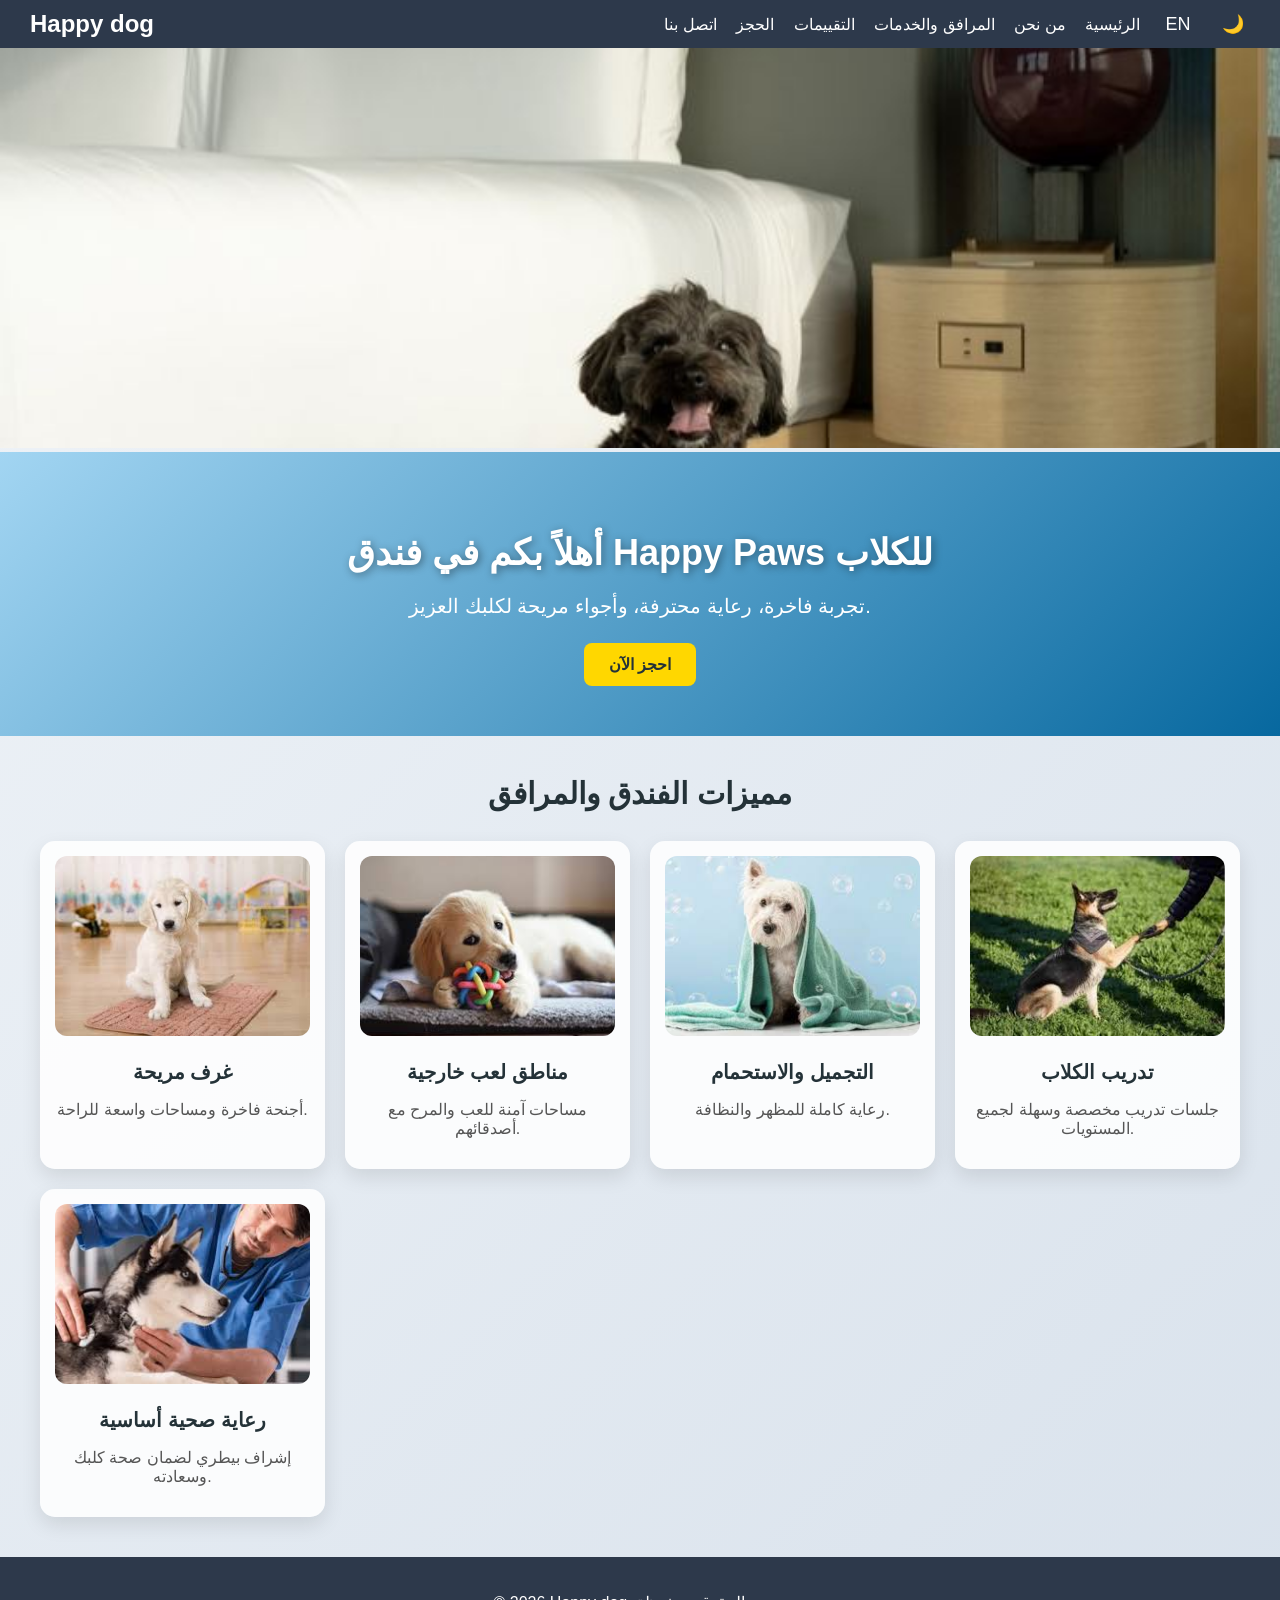
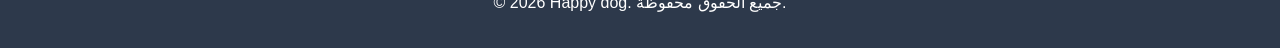
<file: index.html>
<!DOCTYPE html>
<html lang="ar">
<head>
<meta charset="UTF-8">
<meta name="viewport" content="width=device-width, initial-scale=1.0">
<title>فندقHappy dog  </title>
<style>
/* ---- عام ---- */
body {
  font-family: 'Arial', sans-serif;
  margin: 0;
  padding: 0;
  background: linear-gradient(135deg, #f0f4f8, #d9e2ec);
  color: #243238;
  transition: background 0.5s, color 0.5s;
}

header {
  display: flex;
  justify-content: space-between;
  align-items: center;
  background-color: #2d394b;
  padding: 10px 30px;
  color: #fff;
}

header .logo { font-weight: bold; font-size: 24px; }
header nav a {
  margin-left: 15px;
  color: #fff;
  text-decoration: none;
  font-weight: 500;
  transition: color 0.3s;
}
header nav a:hover { color: #ffd700; }
header nav button {
  margin-left: 15px;
  cursor: pointer;
  border: none;
  background: none;
  color: #fff;
  font-size: 18px;
}

/* ---- Top Image ---- */
.top-image {
  width: 100%;
  overflow: hidden;
}
.top-image img {
  width: 100%;
  max-height: 400px;
  object-fit: cover;
  transition: transform 0.5s;
}
.top-image img:hover {
  transform: scale(1.05);
}

/* ---- Hero Section ---- */
.hero {
  display: flex;
  flex-wrap: wrap;
  justify-content: center;
  align-items: center;
  padding: 50px 20px;
  background: linear-gradient(135deg, #a2d5f2, #07689f);
  color: #fff;
  text-align: center;
}

.hero-content {
  flex: 1 1 400px;
  max-width: 600px;
}

.hero-content h1 {
  font-size: 36px;
  margin-bottom: 20px;
  text-shadow: 2px 2px 8px rgba(0,0,0,0.4);
}

.hero-content p {
  font-size: 20px;
  margin-bottom: 25px;
}

.btn {
  display: inline-block;
  padding: 12px 25px;
  background: #ffd700;
  color: #243238;
  font-weight: bold;
  text-decoration: none;
  border-radius: 8px;
  transition: transform 0.3s, box-shadow 0.3s;
}
.btn:hover {
  transform: scale(1.1);
  box-shadow: 0 8px 20px rgba(0,0,0,0.3);
}

/* ---- Features Section ---- */
.features {
  max-width: 1200px;
  margin: 40px auto;
  padding: 0 20px;
  text-align: center;
}
.features h2 {
  font-size: 30px;
  margin-bottom: 30px;
}
.cards {
  display: grid;
  grid-template-columns: repeat(auto-fit, minmax(250px, 1fr));
  gap: 20px;
}
.card {
  background: #ffffffdd;
  border-radius: 15px;
  padding: 15px;
  box-shadow: 0 8px 20px rgba(0,0,0,0.1);
  transition: transform 0.5s, box-shadow 0.5s;
  transform-style: preserve-3d;
}
.card img {
  width: 100%;
  height: 180px;
  object-fit: cover;
  border-radius: 12px;
  margin-bottom: 10px;
  transition: transform 0.5s;
}
.card:hover {
  transform: rotateY(5deg) rotateX(3deg) scale(1.05);
  box-shadow: 0 15px 30px rgba(0,0,0,0.2);
}
.card:hover img {
  transform: scale(1.1);
}
.card h3 { margin: 10px 0 5px 0; font-size: 20px; }
.card p { font-size: 16px; color: #555; }

/* ---- Footer ---- */
footer {
  text-align: center;
  padding: 20px;
  background: #2d394b;
  color: #fff;
  margin-top: 40px;
}

/* ---- Dark Mode ---- */
body.night { background: #1c1c1c; color: #eee; }
body.night .card { background: #333; color: #eee; }
body.night header { background-color: #111; }
body.night .btn { background: #ffd700; color: #111; }
</style>
</head>
<body>

<header>
  <div class="logo">Happy dog</div>
  <nav>
    <a href="index.html">الرئيسية</a>
    <a href="about.html">من نحن</a>
    <a href="facilities.html">المرافق والخدمات</a>
    <a href="reviews.html">التقييمات</a>
    <a href="booking.html">الحجز</a>
    <a href="contact.html">اتصل بنا</a>
    <button id="lang-toggle">EN</button>
    <button id="mode-toggle">🌙</button>
  </nav>
</header>

<!-- صورة أعلى الصفحة -->
<section class="top-image">
  <img src="image/hh.jpg" alt="Happy dog">
</section>

<!-- Hero Section -->
<section class="hero">
  <div class="hero-content">
    <h1 data-i18n="hero_title">أهلاً بكم في فندق Happy Paws للكلاب</h1>
    <p data-i18n="hero_desc">تجربة فاخرة، رعاية محترفة، وأجواء مريحة لكلبك العزيز.</p>
    <a href="booking.html" class="btn" data-i18n="hero_btn">احجز الآن</a>
  </div>
</section>

<!-- Features / المرافق -->
<section class="features">
  <h2 data-i18n="features_title">مميزات الفندق والمرافق</h2>
  <div class="cards">
    <div class="card">
      <img src="image/room.jpg" alt="غرف مريحة">
      <h3 data-i18n="feature1_title">غرف مريحة</h3>
      <p data-i18n="feature1_desc">أجنحة فاخرة ومساحات واسعة للراحة.</p>
    </div>
    <div class="card">
      <img src="image/playd.jpg" alt="مناطق لعب">
      <h3 data-i18n="feature2_title">مناطق لعب خارجية</h3>
      <p data-i18n="feature2_desc">مساحات آمنة للعب والمرح مع أصدقائهم.</p>
    </div>
    <div class="card">
      <img src="image/dosh.jpg" alt="تصفيف الشعر">
      <h3 data-i18n="feature3_title">التجميل والاستحمام</h3>
      <p data-i18n="feature3_desc">رعاية كاملة للمظهر والنظافة.</p>
    </div>
    <div class="card">
      <img src="image/tt.jpg" alt="تدريب">
      <h3 data-i18n="feature4_title">تدريب الكلاب</h3>
      <p data-i18n="feature4_desc">جلسات تدريب مخصصة وسهلة لجميع المستويات.</p>
    </div>
    <div class="card">
      <img src="image/vut.jpg" alt="رعاية صحية">
      <h3 data-i18n="feature5_title">رعاية صحية أساسية</h3>
      <p data-i18n="feature5_desc">إشراف بيطري لضمان صحة كلبك وسعادته.</p>
    </div>
  </div>
</section>

<footer>
  <p>&copy; 2026 Happy dog. جميع الحقوق محفوظة.</p>
</footer>

<script>
// Day/Night Mode
const modeBtn = document.getElementById('mode-toggle');
modeBtn.addEventListener('click', () => {
  document.body.classList.toggle('night');
  modeBtn.textContent = document.body.classList.contains('night') ? '☀️' : '🌙';
});

// ترجمة ديناميكية
const translations = {
  en: {
    hero_title: "Welcome to Happy Dog Hotel",
    hero_desc: "Luxury experience, professional care, and a comfy environment for your beloved dog.",
    hero_btn: "Book Now",
    features_title: "Hotel Features & Facilities",
    feature1_title: "Cozy Rooms",
    feature1_desc: "Luxury suites and spacious comfort for your dogs.",
    feature2_title: "Play Areas",
    feature2_desc: "Safe outdoor spaces for fun and socialization.",
    feature3_title: "Grooming & Bathing",
    feature3_desc: "Full care for appearance and hygiene.",
    feature4_title: "Dog Training",
    feature4_desc: "Custom training sessions suitable for all levels.",
    feature5_title: "Basic Healthcare",
    feature5_desc: "Veterinary supervision to ensure your dog's health and happiness."
  },
  ar: {
    hero_title: "أهلاً بكم في فندق Happy dog للكلاب",
    hero_desc: "تجربة فاخرة، رعاية محترفة، وأجواء مريحة لكلبك العزيز.",
    hero_btn: "احجز الآن",
    features_title: "مميزات الفندق والمرافق",
    feature1_title: "غرف مريحة",
    feature1_desc: "أجنحة فاخرة ومساحات واسعة للراحة.",
    feature2_title: "مناطق لعب خارجية",
    feature2_desc: "مساحات آمنة للعب والمرح مع أصدقائهم.",
    feature3_title: "التجميل والاستحمام",
    feature3_desc: "رعاية كاملة للمظهر والنظافة.",
    feature4_title: "تدريب الكلاب",
    feature4_desc: "جلسات تدريب مخصصة وسهلة لجميع المستويات.",
    feature5_title: "رعاية صحية أساسية",
    feature5_desc: "إشراف بيطري لضمان صحة كلبك وسعادته."
  }
};

let currentLang = 'ar';
document.getElementById('lang-toggle').addEventListener('click', () => {
  currentLang = currentLang === 'ar' ? 'en' : 'ar';
  document.querySelectorAll('[data-i18n]').forEach(el => {
    const key = el.getAttribute('data-i18n');
    el.innerText = translations[currentLang][key];
  });
});
</script>

</body>
</html>
</file>
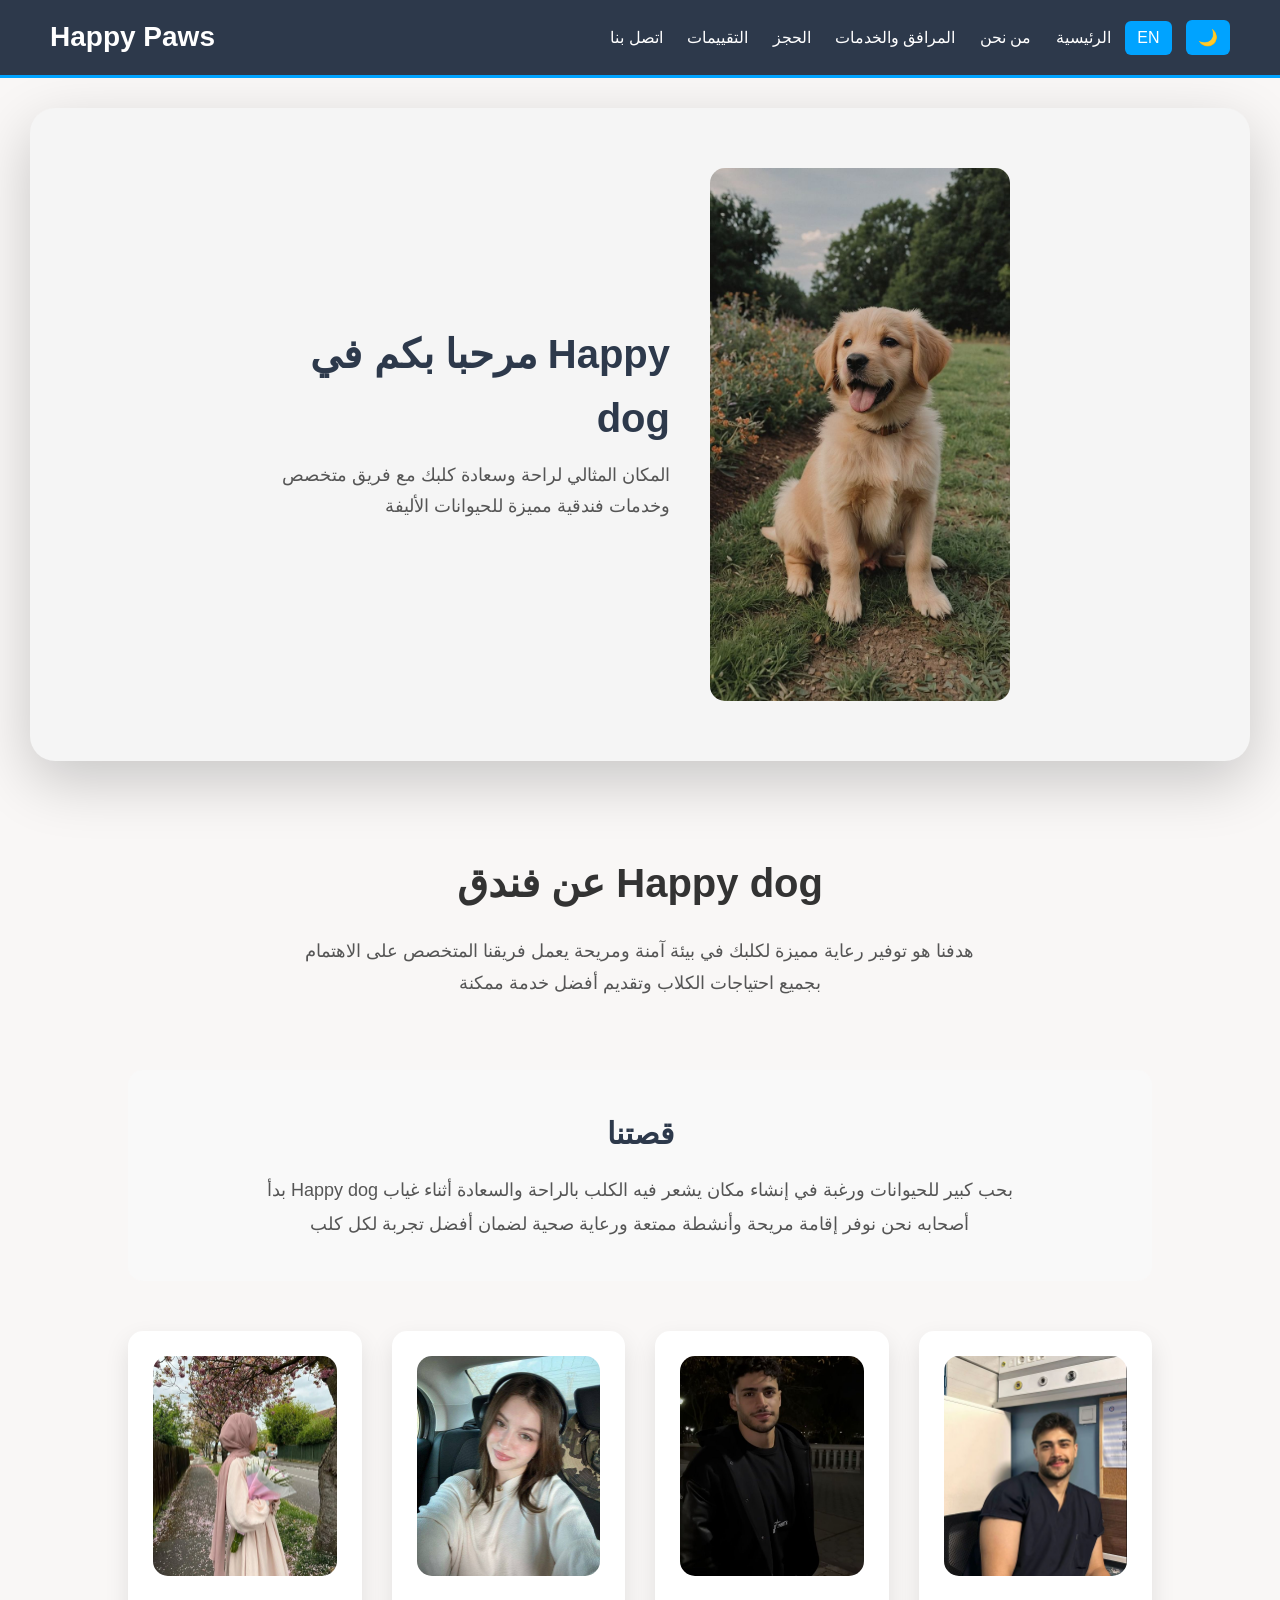
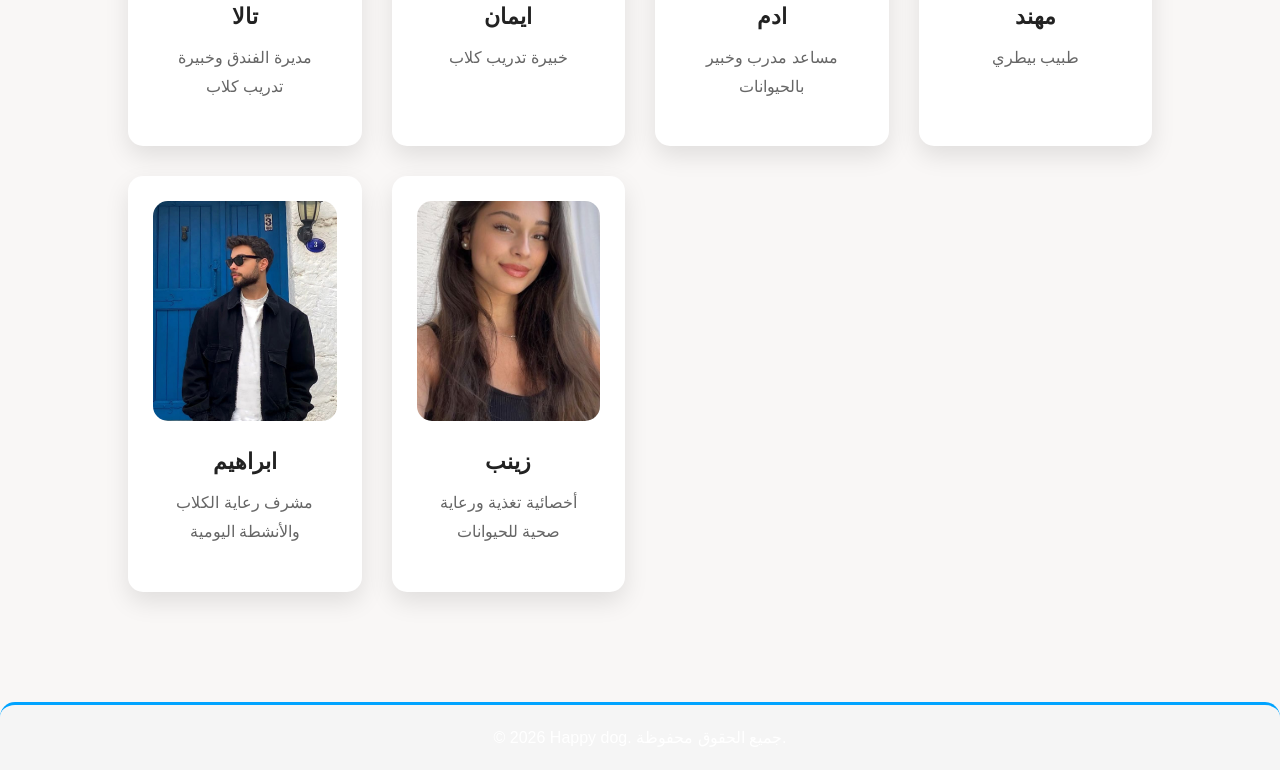
<file: about.html>
<!DOCTYPE html>
<html lang="ar">
<head>
  <meta charset="UTF-8">
  <meta name="viewport" content="width=device-width, initial-scale=1.0">
  <title>من نحن - Happy Paws</title>
  <link rel="stylesheet" href="css/style.css">

  <style>
  /* Hero Section */
  .hero{
    display:flex;
    align-items:center;
    justify-content:center;
    padding:60px 20px;
    background:#f5f5f5;
    flex-wrap: wrap;
  }
  .hero img{
    width:300px;
    max-width:90%;
    animation:floatDog 4s ease-in-out infinite;
  }
  @keyframes floatDog{
    0%{transform:translateY(0px) rotate(0deg);}
    50%{transform:translateY(-15px) rotate(3deg);}
    100%{transform:translateY(0px) rotate(0deg);}
  }
  .hero-text{
    margin-right:40px;
    text-align:right;
    max-width:400px;
  }
  .hero-text h1{
    font-size:40px;
    margin-bottom:10px;
  }
  .hero-text p{
    font-size:18px;
    line-height:1.7;
    color:#555;
  }

  /* About Section */
  .about{
    padding:60px 10%;
    text-align:center;
  }
  .about h1{
    font-size:40px;
    margin-bottom:20px;
    color:#333;
  }
  .about p{
    max-width:700px;
    margin:auto;
    font-size:18px;
    line-height:1.8;
    color:#555;
  }

  /* Story Section */
  .story{
    margin-top:70px;
    padding:40px;
    background:#f9f9f9;
    border-radius:15px;
  }
  .story h2{
    font-size:30px;
    margin-bottom:15px;
  }
  .story p{
    max-width:750px;
    margin:auto;
    line-height:1.9;
    color:#555;
  }

  /* Team Cards */
  .team-cards{
    display:grid;
    grid-template-columns:repeat(auto-fit,minmax(220px,1fr));
    gap:30px;
    margin-top:50px;
  }
  .card{
    background:white;
    border-radius:15px;
    overflow:hidden;
    box-shadow:0 10px 25px rgba(0,0,0,0.1);
    transition:0.4s;
  }
  .card:hover{
    transform:translateY(-10px) scale(1.03);
    box-shadow:0 15px 35px rgba(0,0,0,0.2);
  }
  .card img{
    width:100%;
    height:220px;
    object-fit:cover;
  }
  .card h3{
    margin-top:15px;
    font-size:22px;
    color:#222;
  }
  .card p{
    padding:10px 15px 20px;
    font-size:16px;
    color:#666;
  }

  /* Footer */
  footer{
    text-align:center;
    padding:20px 10px;
    background:#f5f5f5;
    margin-top:50px;
  }

  </style>
</head>

<body>

<header>
  <div class="logo">Happy Paws</div>
  <nav>
    <a href="index.html">الرئيسية</a>
    <a href="about.html">من نحن</a>
    <a href="facilities.html">المرافق والخدمات</a>
    <a href="booking.html">الحجز</a>
    <a href="reviews.html">التقييمات</a>
    <a href="contact.html">اتصل بنا</a>
    <button id="lang-toggle">EN</button>
    <button id="mode-toggle">🌙</button>
  </nav>
</header>

<!-- Hero Section مع الصورة الجديدة -->
<section class="hero">
  <div class="hero-text">
    <h1>مرحبا بكم في Happy dog</h1>
    <p>المكان المثالي لراحة وسعادة كلبك مع فريق متخصص وخدمات فندقية مميزة للحيوانات الأليفة</p>
  </div>
  <img src="image/mm.jpg" alt="Dog">
</section>

<section class="about">

<h1>عن فندق Happy dog</h1>

<p>
هدفنا هو توفير رعاية مميزة لكلبك في بيئة آمنة ومريحة
يعمل فريقنا المتخصص على الاهتمام بجميع احتياجات الكلاب
وتقديم أفضل خدمة ممكنة
</p>

<div class="story">
<h2>قصتنا</h2>
<p>
بدأ Happy dog بحب كبير للحيوانات ورغبة في إنشاء مكان
يشعر فيه الكلب بالراحة والسعادة أثناء غياب أصحابه
نحن نوفر إقامة مريحة وأنشطة ممتعة ورعاية صحية
لضمان أفضل تجربة لكل كلب
</p>
</div>

<div class="team-cards">

<div class="card">
<img src="image/tala.jpg" alt="تالا">
<h3>تالا</h3>
<p>مديرة الفندق وخبيرة تدريب كلاب</p>
</div>

<div class="card">
<img src="image/download (8).jpg" alt="ايمان">
<h3>ايمان</h3>
<p>خبيرة تدريب كلاب</p>
</div>

<div class="card">
<img src="image/adm.jpg" alt="ادم">
<h3>ادم</h3>
<p>مساعد مدرب وخبير بالحيوانات</p>
</div>

<div class="card">
<img src="image/mohand.jpg" alt="مهند">
<h3>مهند</h3>
<p>طبيب بيطري</p>
</div>

<div class="card">
<img src="image/ibrahem.jpg" alt="ابراهيم">
<h3>ابراهيم</h3>
<p>مشرف رعاية الكلاب والأنشطة اليومية</p>
</div>

<div class="card">
<img src="image/zainab.jpg" alt="زينب">
<h3>زينب</h3>
<p>أخصائية تغذية ورعاية صحية للحيوانات</p>
</div>

</div>

</section>

<footer>
  <p>&copy; 2026 Happy dog. جميع الحقوق محفوظة.</p>
</footer>

<script src="js/script.js"></script>

</body>
</html>
</file>
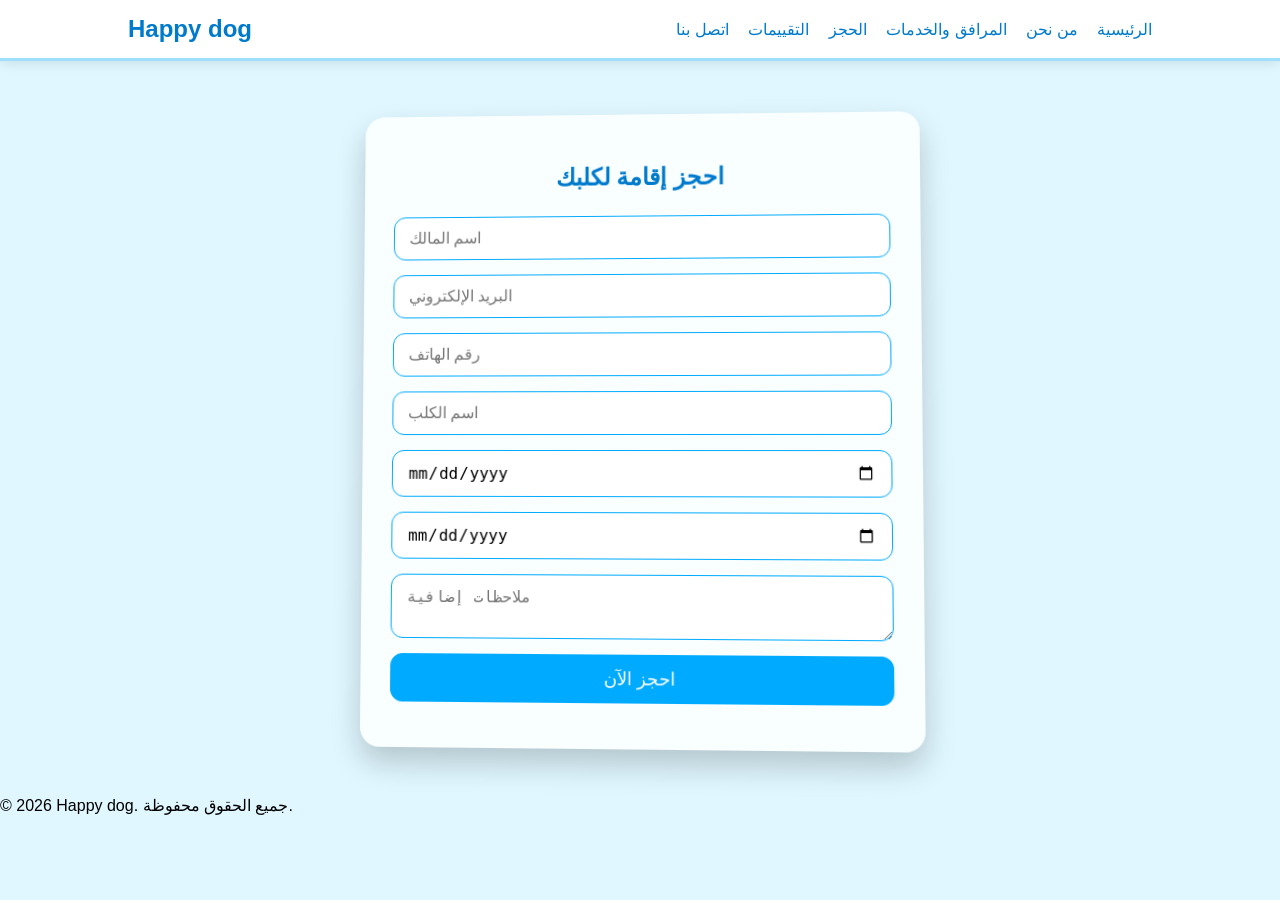
<file: booking.html>
<!DOCTYPE html>
<html lang="ar">
<head>
<meta charset="UTF-8">
<meta name="viewport" content="width=device-width, initial-scale=1.0">
<title>الحجز - Happy dog</title>
<style>
  body {
    font-family: Arial, sans-serif;
    background: #e0f7ff;
    margin: 0;
    padding: 0;
    perspective: 1000px;
  }
  header {
    background: #fff;
    padding: 15px 10%;
    display: flex;
    justify-content: space-between;
    align-items: center;
    box-shadow: 0 2px 12px rgba(0,0,0,0.1);
    border-bottom: 3px solid #a0dfff;
  }
  header .logo { font-size: 24px; font-weight: bold; color: #007acc; }
  header nav a, header nav button {
    margin-left: 15px;
    text-decoration: none;
    color: #007acc;
    font-size: 16px;
    background: none;
    border: none;
    cursor: pointer;
  }
  .booking {
    max-width: 500px;
    margin: 50px auto;
    background: #ffffffcc;
    padding: 30px;
    border-radius: 20px;
    box-shadow: 0 15px 30px rgba(0,0,0,0.2);
    transform: rotateX(2deg) rotateY(-2deg);
    transition: transform 0.3s;
  }
  .booking:hover { transform: rotateX(0deg) rotateY(0deg) scale(1.02); }
  .booking h1 { text-align: center; margin-bottom: 25px; color: #007acc; }
  .booking form input,
  .booking form textarea,
  .booking form button {
    display: block;
    width: 100%;
    margin-bottom: 15px;
    padding: 12px 15px;
    font-size: 16px;
    border-radius: 12px;
    border: 1px solid #00aaff;
    box-sizing: border-box;
  }
  .booking form button { background: #00aaff; color: #fff; font-size: 18px; cursor: pointer; }
  .success-message {
    display: none;
    text-align: center;
    padding: 15px;
    background: #d4edda;
    color: #155724;
    border-radius: 12px;
    margin-top: 15px;
    font-weight: bold;
  }
</style>
</head>
<body>

<header>
  <div class="logo">Happy dog</div>
  <nav>
    <a href="index.html">الرئيسية</a>
    <a href="about.html">من نحن</a>
    <a href="facilities.html">المرافق والخدمات</a>
    <a href="booking.html">الحجز</a>
    <a href="reviews.html">التقييمات</a>
    <a href="contact.html">اتصل بنا</a>
  </nav>
</header>

<section class="booking">
  <h1>احجز إقامة لكلبك</h1>
  <form id="booking-form">
    <input type="text" placeholder="اسم المالك" name="owner" required>
    <input type="email" placeholder="البريد الإلكتروني" name="email" required>
    <input type="tel" placeholder="رقم الهاتف" name="phone" required>
    <input type="text" placeholder="اسم الكلب" name="dog" required>
    <input type="date" name="checkin" required>
    <input type="date" name="checkout" required>
    <textarea placeholder="ملاحظات إضافية" name="notes"></textarea>
    <button type="submit">احجز الآن</button>
  </form>
  <div id="booking-success" class="success-message">تم إرسال طلب الحجز بنجاح! 🌟</div>
</section>

<footer>
  <p>&copy; 2026 Happy dog. جميع الحقوق محفوظة.</p>
</footer>

<script>
  // Form submission
  const form = document.getElementById('booking-form');
  const successMsg = document.getElementById('booking-success');
  form.addEventListener('submit', e => {
    e.preventDefault();
    successMsg.style.display = 'block';
    form.reset();
  });
</script>

</body>
</html>
</file>
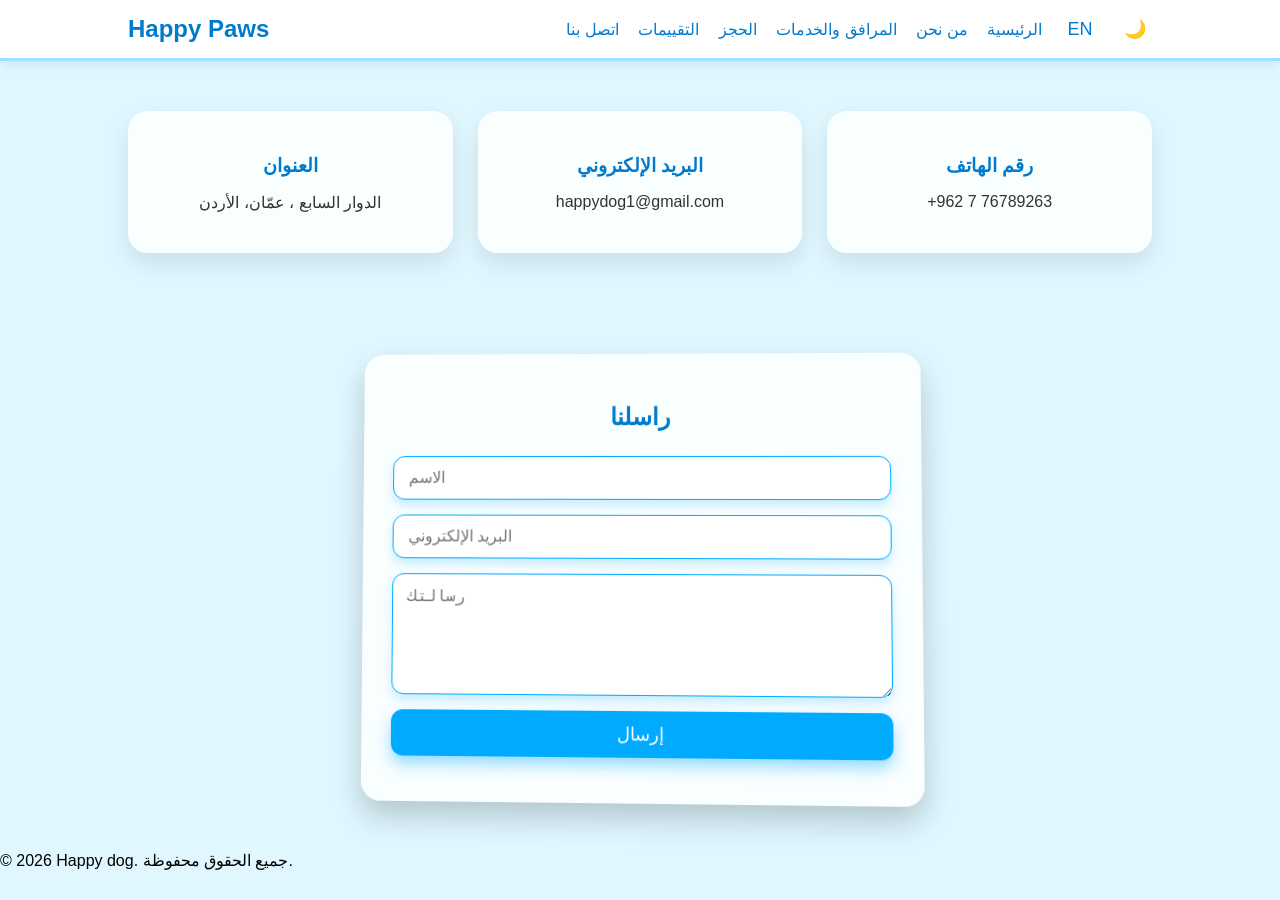
<file: contact.html>
<!DOCTYPE html>
<html lang="ar">
<head>
  <meta charset="UTF-8">
  <meta name="viewport" content="width=device-width, initial-scale=1.0">
  <title>اتصل بنا - Happy Paws</title>
  <style>
    body {
      font-family: Arial, sans-serif;
      background: #e0f7ff; /* أزرق فاتح */
      margin: 0;
      padding: 0;
      perspective: 1000px;
    }

    header {
      background: #fff;
      padding: 15px 10%;
      display: flex;
      justify-content: space-between;
      align-items: center;
      box-shadow: 0 2px 12px rgba(0,0,0,0.1);
      border-bottom: 3px solid #a0dfff;
    }

    header .logo {
      font-size: 24px;
      font-weight: bold;
      color: #007acc;
    }

    header nav a, header nav button {
      margin-left: 15px;
      text-decoration: none;
      color: #007acc;
      font-size: 16px;
      background: none;
      border: none;
      cursor: pointer;
    }

    header nav button {
      font-size: 18px;
    }

    .contact-info-cards {
      display: grid;
      grid-template-columns: repeat(auto-fit, minmax(220px,1fr));
      gap: 25px;
      padding: 50px 10%;
    }
    .contact-info-cards .card {
      background: #ffffffcc;
      padding: 25px;
      border-radius: 20px;
      box-shadow: 0 10px 25px rgba(0,0,0,0.1);
      text-align: center;
      transition: transform 0.3s;
    }
    .contact-info-cards .card:hover {
      transform: translateY(-5px) scale(1.02);
    }
    .contact-info-cards h3 {
      color: #007acc;
      margin-bottom: 10px;
    }
    .contact-info-cards p {
      color: #333;
      font-size: 16px;
    }

    .contact-form-card {
      max-width: 500px;
      margin: 50px auto;
      background: #ffffffcc;
      padding: 30px;
      border-radius: 20px;
      box-shadow: 0 15px 30px rgba(0,0,0,0.2);
      transform: rotateX(2deg) rotateY(-2deg);
      transition: transform 0.3s;
    }
    .contact-form-card:hover {
      transform: rotateX(0deg) rotateY(0deg) scale(1.02);
    }
    .contact-form-card h2 {
      text-align: center;
      margin-bottom: 25px;
      color: #007acc;
    }

    .contact-form-card form input,
    .contact-form-card form textarea,
    .contact-form-card form button {
      display: block;
      width: 100%;
      margin-bottom: 15px;
      padding: 12px 15px;
      font-size: 16px;
      border-radius: 12px;
      border: 1px solid #00aaff;
      box-shadow: 0 6px 10px rgba(0,170,255,0.2);
      transition: all 0.3s;
      box-sizing: border-box;
    }
    .contact-form-card form input:focus,
    .contact-form-card form textarea:focus {
      outline: none;
      border-color: #007acc;
      box-shadow: 0 8px 15px rgba(0,122,204,0.3);
      transform: translateZ(5px);
    }
    .contact-form-card form textarea {
      resize: vertical;
      min-height: 100px;
    }
    .contact-form-card form button {
      background: #00aaff;
      color: #fff;
      border: none;
      font-size: 18px;
      cursor: pointer;
      box-shadow: 0 8px 15px rgba(0,170,255,0.4);
    }
    .contact-form-card form button:hover {
      background: #007acc;
      transform: translateY(-2px) scale(1.02);
      box-shadow: 0 12px 25px rgba(0,122,204,0.5);
    }

    .success-message {
      display: none;
      text-align: center;
      padding: 15px;
      background: #d4edda;
      color: #155724;
      border-radius: 12px;
      margin-top: 15px;
      font-weight: bold;
      box-shadow: 0 8px 15px rgba(0,0,0,0.1);
    }

    /* Night Mode */
    body.night {
      background: #001f2f;
      color: #eee;
    }
    body.night .contact-info-cards .card,
    body.night .contact-form-card {
      background: #00334dcc;
      color: #eee;
      box-shadow: 0 15px 30px rgba(255,255,255,0.1);
    }
    body.night .contact-form-card form input,
    body.night .contact-form-card form textarea {
      background: #004466;
      border: 1px solid #007acc;
      color: #eee;
      box-shadow: 0 6px 10px rgba(0,122,204,0.2);
    }
    body.night header {
      background: #00334d;
      color: #eee;
      border-bottom: 3px solid #007acc;
      box-shadow: 0 2px 12px rgba(255,255,255,0.05);
    }
    body.night header nav a,
    body.night header nav button {
      color: #00aaff;
    }

  </style>
</head>
<body>

<header>
  <div class="logo">Happy Paws</div>
  <nav>
    <a href="index.html">الرئيسية</a>
    <a href="about.html">من نحن</a>
    <a href="facilities.html">المرافق والخدمات</a>
    <a href="booking.html">الحجز</a>
    <a href="reviews.html">التقييمات</a>
    <a href="contact.html">اتصل بنا</a>
    <button id="lang-toggle">EN</button>
    <button id="mode-toggle">🌙</button>
  </nav>
</header>

<section class="contact-info-cards">
  <div class="card">
    <h3 data-i18n="address">العنوان</h3>
    <p data-i18n="addressText">الدوار السابع ، عمّان، الأردن</p>
  </div>
  <div class="card">
    <h3 data-i18n="emailTitle">البريد الإلكتروني</h3>
    <p data-i18n="emailText">happydog1@gmail.com</p>
  </div>
  <div class="card">
    <h3 data-i18n="phoneTitle">رقم الهاتف</h3>
    <p data-i18n="phoneText">+962 7 76789263</p>
  </div>
</section>

<section class="contact-form-card">
  <h2 data-i18n="formTitle">راسلنا</h2>
  <form id="contact-form">
    <input type="text" placeholder="الاسم" required data-i18n-placeholder="name">
    <input type="email" placeholder="البريد الإلكتروني" required data-i18n-placeholder="email">
    <textarea rows="5" placeholder="رسالتك" required data-i18n-placeholder="message"></textarea>
    <button type="submit" data-i18n="submitBtn">إرسال</button>
    <p class="success-message" data-i18n="successMsg">تم إرسال رسالتك بنجاح!</p>
  </form>
</section>

<footer>
  <p>&copy; 2026 Happy dog. جميع الحقوق محفوظة.</p>
</footer>

<script>
const modeBtn = document.getElementById('mode-toggle');
const langBtn = document.getElementById('lang-toggle');
const body = document.body;

// Night Mode
modeBtn.addEventListener('click', () => {
  body.classList.toggle('night');
  modeBtn.textContent = body.classList.contains('night') ? '☀️' : '🌙';
});

// Contact Form Submit
const contactForm = document.getElementById('contact-form');
const successMsg = document.querySelector('.success-message');
contactForm.addEventListener('submit', e => {
  e.preventDefault();
  successMsg.style.display = 'block';
  contactForm.reset();
});

// Translations
const translations = {
  ar: {
    address: "العنوان",
    addressText: "شارع السعادة 123، عمّان، الأردن",
    emailTitle: "البريد الإلكتروني",
    emailText: "info@happypaws.com",
    phoneTitle: "رقم الهاتف",
    phoneText: "+962 7 1234 5678",
    formTitle: "راسلنا",
    name: "الاسم",
    email: "البريد الإلكتروني",
    message: "رسالتك",
    submitBtn: "إرسال",
    successMsg: "تم إرسال رسالتك بنجاح!"
  },
  en: {
    address: "Address",
    addressText: "123 Happiness St, Amman, Jordan",
    emailTitle: "Email",
    emailText: "info@happypaws.com",
    phoneTitle: "Phone",
    phoneText: "+962 7 1234 5678",
    formTitle: "Contact Us",
    name: "Name",
    email: "Email",
    message: "Message",
    submitBtn: "Send",
    successMsg: "Your message has been sent successfully!"
  }
};

let currentLang = 'ar';

langBtn.addEventListener('click', () => {
  currentLang = currentLang === 'ar' ? 'en' : 'ar';
  langBtn.textContent = currentLang === 'ar' ? 'EN' : 'AR';

  // Translate elements with data-i18n
  document.querySelectorAll('[data-i18n]').forEach(el => {
    const key = el.getAttribute('data-i18n');
    if(translations[currentLang][key]){
      el.textContent = translations[currentLang][key];
    }
  });

  // Translate placeholders
  document.querySelectorAll('[data-i18n-placeholder]').forEach(el => {
    const key = el.getAttribute('data-i18n-placeholder');
    if(translations[currentLang][key]){
      el.placeholder = translations[currentLang][key];
    }
  });
});
</script>

</body>
</html>
</file>
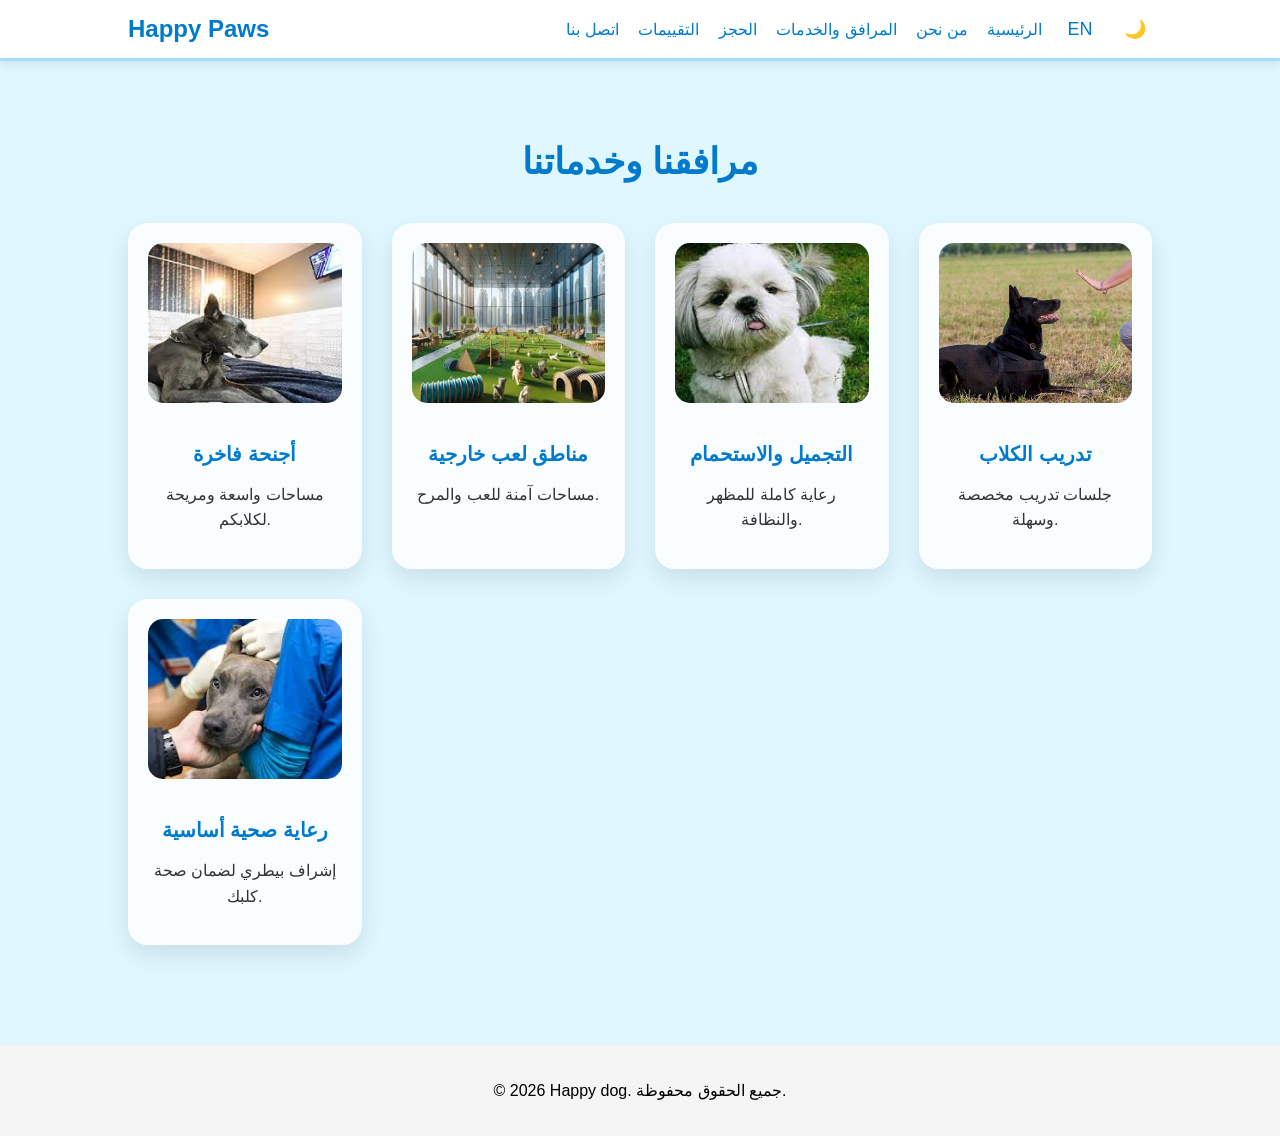
<file: facilities.html>
<!DOCTYPE html>
<html lang="ar">
<head>
  <meta charset="UTF-8">
  <meta name="viewport" content="width=device-width, initial-scale=1.0">
  <title>المرافق والخدمات - Happy dog</title>
  <style>
    body {
      font-family: Arial, sans-serif;
      background: #e0f7ff; /* أزرق فاتح */
      margin: 0;
      padding: 0;
      perspective: 1000px;
    }

    header {
      background: #fff;
      padding: 15px 10%;
      display: flex;
      justify-content: space-between;
      align-items: center;
      box-shadow: 0 2px 12px rgba(0,0,0,0.1);
      border-bottom: 3px solid #a0dfff;
    }

    header .logo {
      font-size: 24px;
      font-weight: bold;
      color: #007acc;
    }

    header nav a, header nav button {
      margin-left: 15px;
      text-decoration: none;
      color: #007acc;
      font-size: 16px;
      background: none;
      border: none;
      cursor: pointer;
    }

    header nav button {
      font-size: 18px;
    }

    .facilities {
      padding: 50px 10%;
      text-align: center;
    }
    .facilities h1 {
      color: #007acc;
      margin-bottom: 40px;
      font-size: 36px;
    }

    .cards {
      display: grid;
      grid-template-columns: repeat(auto-fit,minmax(220px,1fr));
      gap: 30px;
    }
    .card {
      background: #ffffffcc;
      border-radius: 20px;
      padding: 20px;
      box-shadow: 0 10px 25px rgba(0,0,0,0.1);
      transition: transform 0.3s;
      transform-style: preserve-3d;
    }
    .card:hover {
      transform: translateY(-10px) scale(1.03) rotateX(2deg) rotateY(-2deg);
      box-shadow: 0 15px 35px rgba(0,0,0,0.2);
    }
    .card img {
      width: 100%;
      height: 160px;
      object-fit: cover;
      border-radius: 15px;
      margin-bottom: 15px;
    }
    .card h3 {
      color: #007acc;
      margin-bottom: 10px;
      font-size: 20px;
    }
    .card p {
      color: #333;
      font-size: 16px;
      line-height: 1.6;
    }

    /* Footer */
    footer {
      text-align: center;
      padding: 20px 10px;
      background: #f5f5f5;
      margin-top: 50px;
    }

    /* Night Mode */
    body.night {
      background: #001f2f;
      color: #eee;
    }
    body.night header {
      background: #00334d;
      border-bottom: 3px solid #007acc;
    }
    body.night header nav a,
    body.night header nav button,
    body.night .logo {
      color: #00aaff;
    }
    body.night .card {
      background: #00334dcc;
      color: #eee;
      box-shadow: 0 15px 30px rgba(255,255,255,0.1);
    }

  </style>
</head>
<body>

<header>
  <div class="logo" data-i18n="logo">Happy Paws</div>
  <nav>
    <a href="index.html" data-i18n="home">الرئيسية</a>
    <a href="about.html" data-i18n="about">من نحن</a>
    <a href="facilities.html" data-i18n="facilities">المرافق والخدمات</a>
    <a href="booking.html" data-i18n="booking">الحجز</a>
    <a href="reviews.html" data-i18n="reviews">التقييمات</a>
    <a href="contact.html" data-i18n="contact">اتصل بنا</a>
    <button id="lang-toggle">EN</button>
    <button id="mode-toggle">🌙</button>
  </nav>
</header>

<section class="facilities">
  <h1 data-i18n="facTitle">مرافقنا وخدماتنا</h1>
  <div class="cards">
    <div class="card">
      <img src="image/home.jpg" alt="غرف مريحة">
      <h3 data-i18n="suiteTitle">أجنحة فاخرة</h3>
      <p data-i18n="suiteDesc">مساحات واسعة ومريحة لكلابكم.</p>
    </div>
    <div class="card">
      <img src="image/play.jpg" alt="مناطق لعب">
      <h3 data-i18n="playTitle">مناطق لعب خارجية</h3>
      <p data-i18n="playDesc">مساحات آمنة للعب والمرح.</p>
    </div>
    <div class="card">
      <img src="image/cut.jpg" alt="تصفيف الشعر">
      <h3 data-i18n="groomTitle">التجميل والاستحمام</h3>
      <p data-i18n="groomDesc">رعاية كاملة للمظهر والنظافة.</p>
    </div>
    <div class="card">
      <img src="image/doog.jpg" alt="تدريب">
      <h3 data-i18n="trainTitle">تدريب الكلاب</h3>
      <p data-i18n="trainDesc">جلسات تدريب مخصصة وسهلة.</p>
    </div>
    <div class="card">
      <img src="image/hos.jpg" alt="رعاية صحية">
      <h3 data-i18n="vetTitle">رعاية صحية أساسية</h3>
      <p data-i18n="vetDesc">إشراف بيطري لضمان صحة كلبك.</p>
    </div>
  </div>
</section>

<footer>
  <p>&copy; 2026 Happy dog. جميع الحقوق محفوظة.</p>
</footer>

<script>
const modeBtn = document.getElementById('mode-toggle');
const langBtn = document.getElementById('lang-toggle');
const body = document.body;

// Night Mode Toggle
modeBtn.addEventListener('click', () => {
  body.classList.toggle('night');
  modeBtn.textContent = body.classList.contains('night') ? '☀️' : '🌙';
});

// Language Toggle
const translations = {
  ar: {
    logo: "Happy dog",
    home: "الرئيسية",
    about: "من نحن",
    facilities: "المرافق والخدمات",
    booking: "الحجز",
    reviews: "التقييمات",
    contact: "اتصل بنا",
    facTitle: "مرافقنا وخدماتنا",
    suiteTitle: "أجنحة فاخرة",
    suiteDesc: "مساحات واسعة ومريحة لكلابكم.",
    playTitle: "مناطق لعب خارجية",
    playDesc: "مساحات آمنة للعب والمرح.",
    groomTitle: "التجميل والاستحمام",
    groomDesc: "رعاية كاملة للمظهر والنظافة.",
    trainTitle: "تدريب الكلاب",
    trainDesc: "جلسات تدريب مخصصة وسهلة.",
    vetTitle: "رعاية صحية أساسية",
    vetDesc: "إشراف بيطري لضمان صحة كلبك."
  },
  en: {
    logo: "Happy dog",
    home: "Home",
    about: "About Us",
    facilities: "Facilities & Services",
    booking: "Booking",
    reviews: "Reviews",
    contact: "Contact Us",
    facTitle: "Our Facilities & Services",
    suiteTitle: "Luxury Suites",
    suiteDesc: "Spacious and comfortable for your dogs.",
    playTitle: "Outdoor Play Areas",
    playDesc: "Safe spaces for fun and play.",
    groomTitle: "Grooming & Bathing",
    groomDesc: "Full care for appearance and hygiene.",
    trainTitle: "Dog Training",
    trainDesc: "Custom and easy training sessions.",
    vetTitle: "Basic Health Care",
    vetDesc: "Veterinary supervision to ensure your dog's health."
  }
};

let currentLang = 'ar';
langBtn.addEventListener('click', () => {
  currentLang = currentLang === 'ar' ? 'en' : 'ar';
  langBtn.textContent = currentLang === 'ar' ? 'EN' : 'AR';

  document.querySelectorAll('[data-i18n]').forEach(el => {
    const key = el.getAttribute('data-i18n');
    if(translations[currentLang][key]){
      el.textContent = translations[currentLang][key];
    }
  });
});
</script>

</body>
</html>
</file>
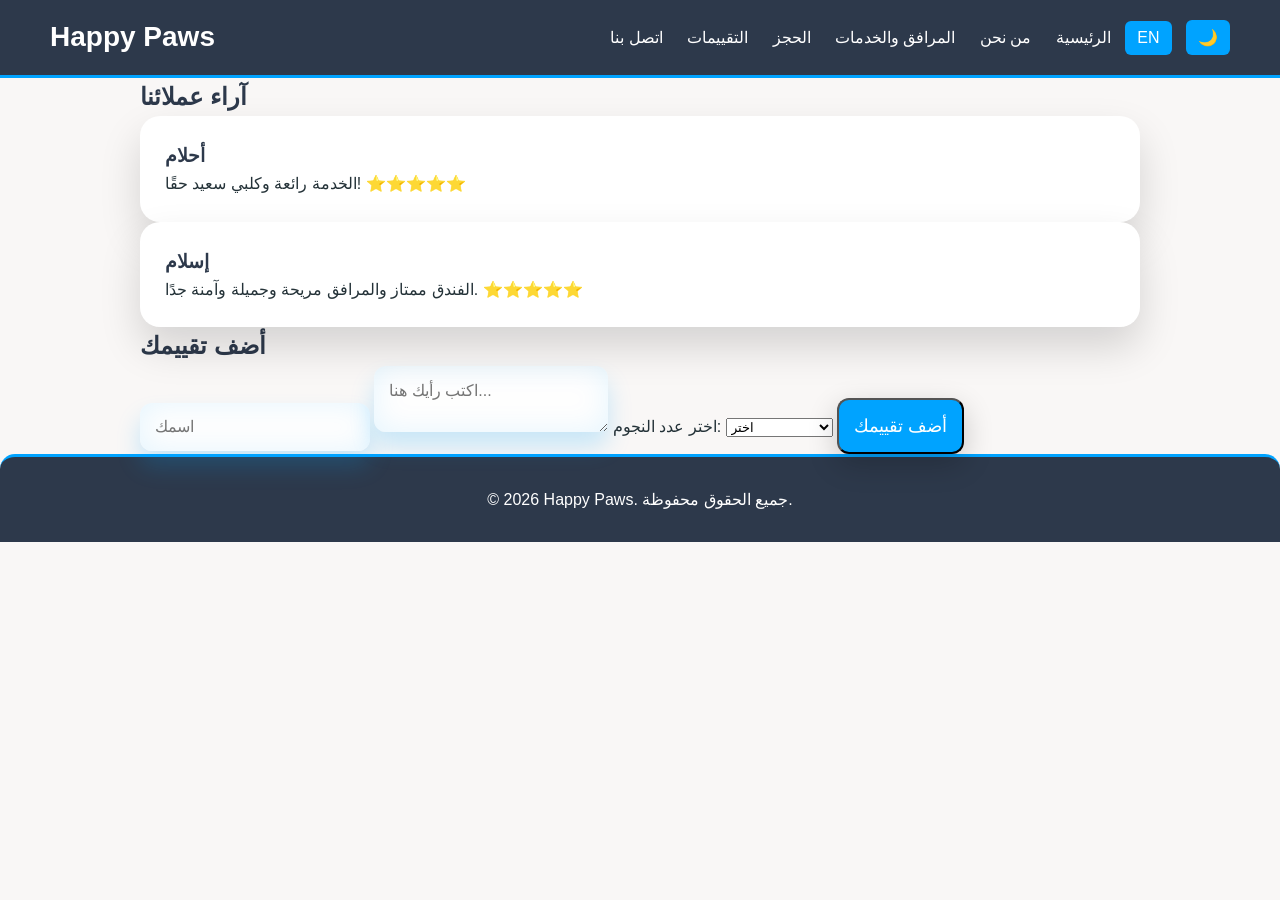
<file: reviews.html>
<!DOCTYPE html>
<html lang="ar">
<head>
  <meta charset="UTF-8">
  <meta name="viewport" content="width=device-width, initial-scale=1.0">
  <title>التقييمات - Happy Paws</title>
  <link rel="stylesheet" href="css/style.css">
</head>
<body>
<header>
  <div class="logo">Happy Paws</div>
  <nav>
    <a href="index.html">الرئيسية</a>
    <a href="about.html">من نحن</a>
    <a href="facilities.html">المرافق والخدمات</a>
    <a href="booking.html">الحجز</a>
    <a href="reviews.html">التقييمات</a>
    <a href="contact.html">اتصل بنا</a>
    <button id="lang-toggle">EN</button>
    <button id="mode-toggle">🌙</button>
  </nav>
</header>

<section class="reviews">
  <h1>آراء عملائنا</h1>

  <!-- التعليقات الموجودة مسبقًا -->
  <div id="reviews-container">
    <div class="review-card">
      <h3>أحلام</h3>
      <p>الخدمة رائعة وكلبي سعيد حقًا! ⭐⭐⭐⭐⭐</p>
    </div>
    <div class="review-card">
      <h3>إسلام</h3>
      <p>الفندق ممتاز والمرافق مريحة وجميلة وآمنة جدًا. ⭐⭐⭐⭐⭐</p>
    </div>
  </div>

  <!-- نموذج إضافة تقييم -->
  <div class="review-form-card">
    <h2>أضف تقييمك</h2>
    <form id="review-form">
      <input type="text" id="username" placeholder="اسمك" required>
      <textarea id="user-review" placeholder="اكتب رأيك هنا..." required></textarea>
      <label for="rating">اختر عدد النجوم:</label>
      <select id="rating" required>
        <option value="">اختر</option>
        <option value="⭐">⭐</option>
        <option value="⭐⭐">⭐⭐</option>
        <option value="⭐⭐⭐">⭐⭐⭐</option>
        <option value="⭐⭐⭐⭐">⭐⭐⭐⭐</option>
        <option value="⭐⭐⭐⭐⭐">⭐⭐⭐⭐⭐</option>
      </select>
      <button type="submit">أضف تقييمك</button>
    </form>
  </div>
</section>

<footer>
  <p>&copy; 2026 Happy Paws. جميع الحقوق محفوظة.</p>
</footer>

<script>
  // إضافة تقييم جديد
  const form = document.getElementById('review-form');
  const reviewsContainer = document.getElementById('reviews-container');

  form.addEventListener('submit', (e) => {
    e.preventDefault();
    const username = document.getElementById('username').value;
    const reviewText = document.getElementById('user-review').value;
    const rating = document.getElementById('rating').value;

    if(username && reviewText && rating) {
      const reviewCard = document.createElement('div');
      reviewCard.classList.add('review-card');
      reviewCard.innerHTML = `
        <h3>${username}</h3>
        <p>${reviewText} ${rating}</p>
      `;
      reviewsContainer.prepend(reviewCard);
      form.reset();
    }
  });

  // تبديل الوضع الداكن والفاتح
  const modeToggle = document.getElementById('mode-toggle');
  const body = document.body;

  modeToggle.addEventListener('click', () => {
    body.classList.toggle('dark-mode');

    // تغيير أيقونة الزر
    if(body.classList.contains('dark-mode')) {
      modeToggle.textContent = '☀️';
    } else {
      modeToggle.textContent = '🌙';
    }
  });
</script>
</body>
</html>
</file>
<file: css/style.css>
/* ------------------------
   Reset & Global Styles
------------------------ */
* {
  margin: 0;
  padding: 0;
  box-sizing: border-box;
  font-family: 'Segoe UI', Tahoma, Geneva, Verdana, sans-serif;
}

body {
  line-height: 1.6;
  font-size: 16px;
  color: #243238;
  background-color: #f9f7f6;
  transition: background 0.5s, color 0.5s;
  perspective: 1500px; /* مهم للـ 3D */
}

h1, h2, h3 {
  color: #2d394b;
}

a {
  text-decoration: none;
  color: inherit;
}

img {
  max-width: 100%;
  border-radius: 15px;
  transition: transform 0.5s;
  transform-style: preserve-3d;
}

/* ------------------------
   Day/Night Mode
------------------------ */
body.night {
  background-color: #1a1a1a;
  color: #f0f0f0;
}

body.night header {
  background-color: #2b2b2b;
}

body.night .card, 
body.night .review-card, 
body.night form input, 
body.night form textarea, 
body.night button {
  background-color: #2c2c2c;
  color: #f0f0f0;
}

/* ------------------------
   Header & Navigation
------------------------ */
header {
  display: flex;
  justify-content: space-between;
  align-items: center;
  background-color: #2d394b;
  padding: 15px 50px;
  position: sticky;
  top: 0;
  z-index: 100;
  border-bottom: 3px solid #00a3ff;
  transition: background 0.5s;
}

header .logo {
  font-size: 28px;
  font-weight: bold;
  color: #fff;
}

nav a {
  margin-left: 20px;
  font-weight: 500;
  color: #fff;
  transition: color 0.3s, transform 0.3s;
}

nav a:hover {
  color: #00a3ff;
  transform: translateY(-3px) rotateX(5deg);
}

nav button {
  margin-left: 10px;
  cursor: pointer;
  border: none;
  padding: 8px 12px;
  border-radius: 6px;
  font-size: 16px;
  background-color: #00a3ff;
  color: white;
  transition: background 0.3s, transform 0.3s;
}

nav button:hover {
  background-color: #0077cc;
  transform: translateY(-2px);
}

/* ------------------------
   Hero Section 3D
------------------------ */
.hero {
  display: flex;
  align-items: center;
  justify-content: space-between;
  padding: 80px 50px;
  perspective: 1200px;
  background: linear-gradient(135deg, #a8e063, #56ab2f);
  border-radius: 25px;
  box-shadow: 0 20px 60px rgba(0,0,0,0.2);
  margin: 30px;
  transform-style: preserve-3d;
}

.hero .hero-content {
  max-width: 50%;
  transform: translateZ(40px) rotateY(-5deg);
}

.hero h1 {
  font-size: 48px;
  margin-bottom: 20px;
}

.hero p {
  font-size: 20px;
  margin-bottom: 25px;
}

.hero .btn {
  padding: 15px 30px;
  background: #00a3ff;
  color: #fff;
  font-size: 20px;
  border-radius: 12px;
  box-shadow: 0 10px 20px rgba(0,0,0,0.2);
  transition: transform 0.3s, box-shadow 0.3s;
}

.hero .btn:hover {
  transform: translateY(-5px) rotateX(3deg);
  box-shadow: 0 15px 30px rgba(0,0,0,0.3);
}

.hero .hero-image img {
  width: 500px;
  transform: rotateY(-10deg) rotateX(5deg) translateZ(50px);
  box-shadow: 0 25px 50px rgba(0,0,0,0.3);
}

/* ------------------------
   Cards 3D Effects
------------------------ */
.card, .review-card {
  background-color: #fff;
  border-radius: 20px;
  padding: 25px;
  box-shadow: 0 20px 40px rgba(0,0,0,0.15);
  transition: transform 0.5s, box-shadow 0.5s;
  transform-style: preserve-3d;
}

.card:hover, .review-card:hover {
  transform: translateY(-15px) rotateX(5deg) rotateY(-5deg);
  box-shadow: 0 25px 50px rgba(0,0,0,0.25);
}

/* ------------------------
   Booking & Contact 3D Shadow
------------------------ */
form input, form textarea {
  padding: 15px;
  border-radius: 12px;
  border: none;
  background: rgba(255,255,255,0.9);
  box-shadow: 0 15px 25px rgba(0,163,255,0.2), 0 0 30px rgba(0,163,255,0.1) inset;
  font-size: 16px;
}

form input:focus, form textarea:focus {
  outline: none;
  box-shadow: 0 0 15px #00a3ff, 0 0 40px rgba(0,163,255,0.2) inset;
}

form button {
  padding: 15px;
  border-radius: 12px;
  background: #00a3ff;
  color: #fff;
  font-size: 18px;
  cursor: pointer;
  box-shadow: 0 10px 30px rgba(0,0,0,0.2);
  transition: transform 0.3s, box-shadow 0.3s;
}

form button:hover {
  transform: translateY(-5px) rotateX(3deg);
  box-shadow: 0 15px 40px rgba(0,0,0,0.25);
}

/* ------------------------
   Facilities 3D Grid
------------------------ */
.facilities-grid {
  display: grid;
  grid-template-columns: repeat(auto-fit, minmax(280px, 1fr));
  gap: 35px;
  perspective: 1200px;
}

.facilities-grid .card {
  transform-style: preserve-3d;
  background: linear-gradient(145deg, #fff, #f1f5f9);
}

/* ------------------------
   Reviews Grid 3D
------------------------ */
.reviews {
  max-width: 1000px;
  margin: 0 auto;
}

.reviews .review-card {
  display: flex;
  flex-direction: column;
  align-items: flex-start;
  transform-style: preserve-3d;
}

/* ------------------------
   Footer
------------------------ */
footer {
  text-align: center;
  padding: 30px;
  background: #2d394b;
  color: #fff;
  font-size: 16px;
  border-top: 3px solid #00a3ff;
  border-radius: 15px 15px 0 0;
}

/* ------------------------
   Responsive
------------------------ */
@media (max-width: 768px) {
  header {
    flex-direction: column;
    align-items: flex-start;
  }
  nav a {
    margin: 5px 10px;
  }
  section {
    padding: 40px 20px;
  }
  .hero {
    flex-direction: column;
    text-align: center;
  }
  .hero .hero-content, .hero .hero-image img {
    max-width: 100%;
    transform: rotateY(0deg) rotateX(0deg) translateZ(0px);
  }
  .facilities-grid {
    grid-template-columns: 1fr;
  }
}
.booking {
  perspective: 1000px;
  background: linear-gradient(135deg, #f5f5f5, #e0f7ff);
  padding: 80px 50px;
  display: flex;
  flex-direction: column;
  align-items: center;
}

.booking h1 {
  text-align: center;
  margin-bottom: 40px;
  font-size: 36px;
  color: #243238;
  text-shadow: 2px 2px 8px rgba(0,0,0,0.1);
}

#booking-form {
  display: grid;
  grid-template-columns: repeat(auto-fit, minmax(250px, 1fr));
  gap: 20px;
  max-width: 800px;
  width: 100%;
}

#booking-form input,
#booking-form textarea,
#booking-form select,
#booking-form button {
  padding: 15px;
  border-radius: 15px;
  border: none;
  font-size: 16px;
  transition: transform 0.3s, box-shadow 0.3s, background 0.3s;
  background: rgba(255,255,255,0.8);
  box-shadow: 0 10px 20px rgba(0,163,255,0.3);
}

#booking-form input:focus,
#booking-form textarea:focus,
#booking-form select:focus {
  outline: none;
  transform: translateZ(20px);
  box-shadow: 0 15px 30px rgba(0,163,255,0.5);
}

#booking-form button {
  grid-column: span 2;
  background: #00a3ff;
  color: white;
  font-weight: bold;
  cursor: pointer;
}

#booking-form button:hover {
  transform: translateZ(25px);
  box-shadow: 0 20px 40px rgba(0,163,255,0.6);
  background: #0077cc;
}

.success-message {
  grid-column: span 2;
  text-align: center;
  color: greenyellow;
  font-weight: bold;
  margin-top: 15px;
}
/* About Section */

.about{
  padding:60px 10%;
  text-align:center;
}

.about h1{
  font-size:40px;
  margin-bottom:20px;
  color:#333;
}

.about p{
  max-width:700px;
  margin:auto;
  font-size:18px;
  line-height:1.8;
  color:#555;
}

/* Team Cards */

.team-cards{
  display:grid;
  grid-template-columns:repeat(auto-fit,minmax(220px,1fr));
  gap:30px;
  margin-top:50px;
}

.card{
  background:white;
  border-radius:15px;
  overflow:hidden;
  box-shadow:0 10px 25px rgba(0,0,0,0.1);
  transition:0.4s;
}

.card:hover{
  transform:translateY(-10px) scale(1.03);
  box-shadow:0 15px 35px rgba(0,0,0,0.2);
}

.card img{
  width:100%;
  height:220px;
  object-fit:cover;
}

.card h3{
  margin-top:15px;
  font-size:22px;
  color:#222;
}

.card p{
  padding:10px 15px 20px;
  font-size:16px;
  color:#666;
}

/* Story Section */

.story{
  margin-top:70px;
  padding:40px;
  background:#f9f9f9;
  border-radius:15px;
}

.story h2{
  font-size:30px;
  margin-bottom:15px;
}

.story p{
  max-width:750px;
  margin:auto;
  line-height:1.9;
  color:#555;
}
</file>
